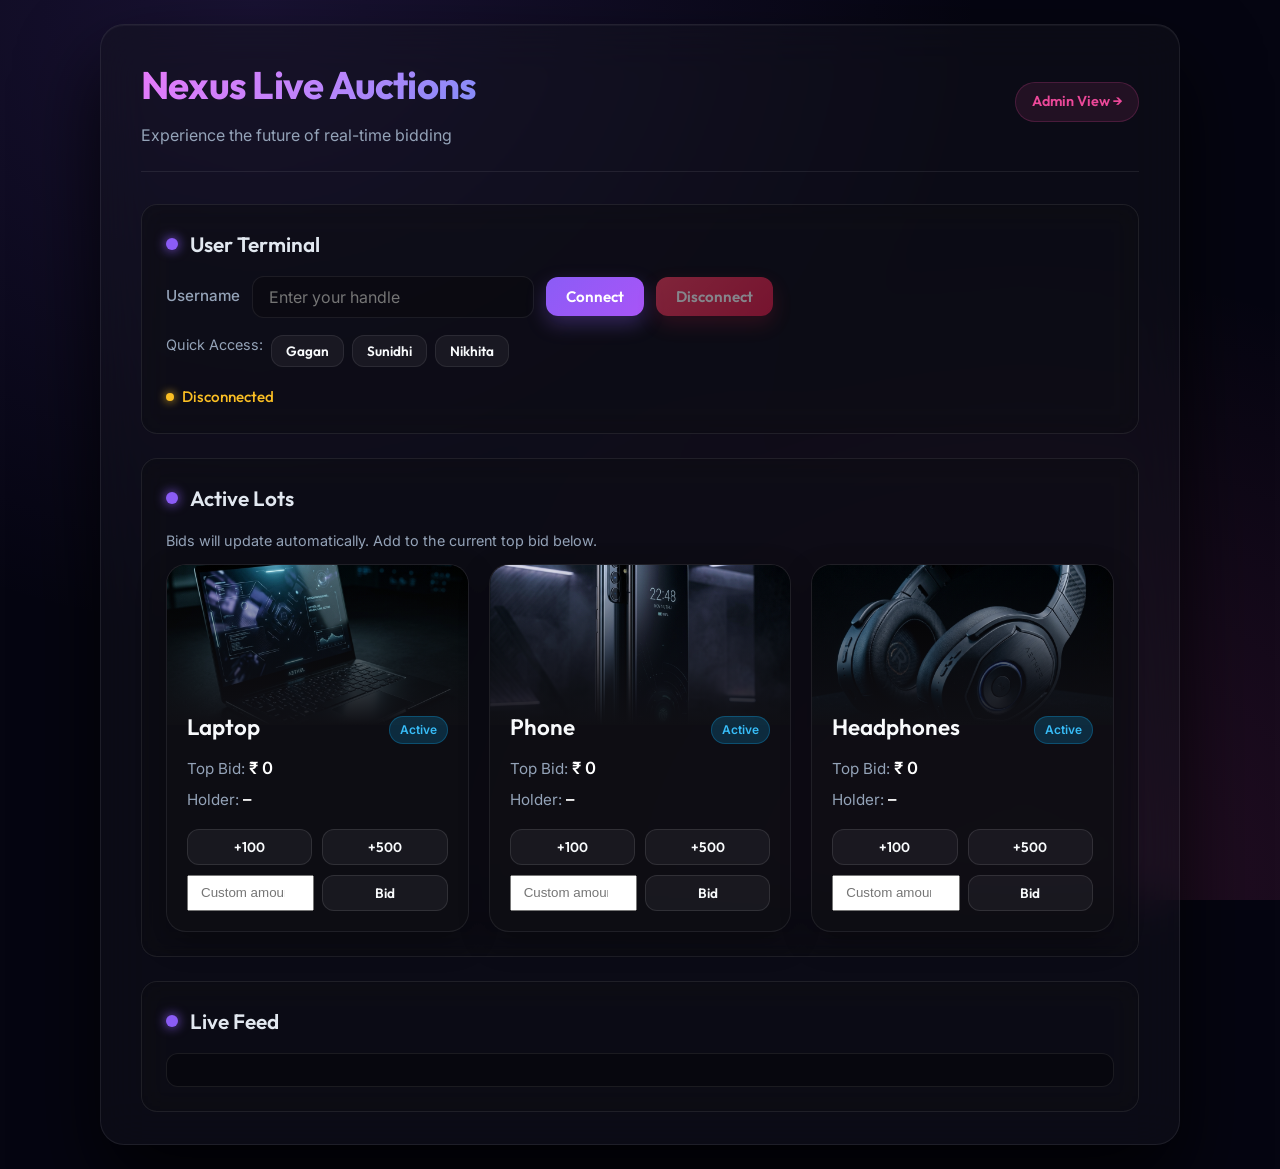
<file: static/index.html>
<!DOCTYPE html>
<html lang="en">
<head>
    <meta charset="UTF-8" />
    <meta name="viewport" content="width=device-width, initial-scale=1.0" />
    <title>Nexus Auctions | Live Bidding</title>
    <link rel="stylesheet" href="/static/style.css" />
    <style>
        .forfeit-btn {
            display: none;
            background: transparent;
            border: 1px solid #e05c5c;
            color: #e05c5c;
            padding: 6px 14px;
            border-radius: 6px;
            cursor: pointer;
            font-size: 0.82rem;
            margin-top: 8px;
            transition: background 0.2s, color 0.2s;
        }
        .forfeit-btn:hover {
            background: #e05c5c22;
        }
    </style>
</head>
<body>
    <div class="container">
        <header class="header">
            <div>
                <h1>Nexus Live Auctions</h1>
                <p class="subtitle">Experience the future of real-time bidding</p>
            </div>
            <a class="link" href="/admin">Admin View →</a>
        </header>

        <section class="panel" id="connection-panel">
            <h2>User Terminal</h2>
            <div class="connection-row">
                <label for="username">Username</label>
                <input id="username" type="text" placeholder="Enter your handle" autocomplete="off" />
                <button id="connectBtn">Connect</button>
                <button id="disconnectBtn" disabled>Disconnect</button>
            </div>
            <div class="quick-users-row">
                <span class="hint">Quick Access:</span>
                <button type="button" class="quick-username" data-name="Gagan">Gagan</button>
                <button type="button" class="quick-username" data-name="Sunidhi">Sunidhi</button>
                <button type="button" class="quick-username" data-name="Nikhita">Nikhita</button>
            </div>
            <p id="status" class="status status-disconnected">Disconnected</p>
        </section>

        <section class="panel" id="items-panel">
            <h2>Active Lots</h2>
            <p class="hint">Bids will update automatically. Add to the current top bid below.</p>
            <div class="cards-grid" id="itemCards">
                <!-- Laptop -->
                <div class="item-card" data-item="laptop">
                    <div class="item-image"></div>
                    <div class="item-content">
                        <div class="item-card-header">
                            <h3>Laptop</h3>
                            <span class="badge" data-item="laptop" data-role="status">Active</span>
                        </div>
                        <p class="item-line">Top Bid: <span data-item="laptop" data-role="bid">0</span></p>
                        <p class="item-line">Holder: <span data-item="laptop" data-role="bidder">–</span></p>
                        <div class="item-actions">
                            <button class="bid-button" data-item="laptop" data-increment="100">+100</button>
                            <button class="bid-button" data-item="laptop" data-increment="500">+500</button>
                        </div>
                        <div class="custom-bid">
                            <input type="number" class="custom-bid-input" data-item="laptop" placeholder="Custom amount">
                            <button class="bid-button custom-bid-btn" data-item="laptop">Bid</button>
                        </div>
                        <button class="forfeit-btn" data-item="laptop">Forfeit My Bid</button>
                    </div>
                </div>
                <!-- Phone -->
                <div class="item-card" data-item="phone">
                    <div class="item-image"></div>
                    <div class="item-content">
                        <div class="item-card-header">
                            <h3>Phone</h3>
                            <span class="badge" data-item="phone" data-role="status">Active</span>
                        </div>
                        <p class="item-line">Top Bid: <span data-item="phone" data-role="bid">0</span></p>
                        <p class="item-line">Holder: <span data-item="phone" data-role="bidder">–</span></p>
                        <div class="item-actions">
                            <button class="bid-button" data-item="phone" data-increment="100">+100</button>
                            <button class="bid-button" data-item="phone" data-increment="500">+500</button>
                        </div>
                        <div class="custom-bid">
                            <input type="number" class="custom-bid-input" data-item="phone" placeholder="Custom amount">
                            <button class="bid-button custom-bid-btn" data-item="phone">Bid</button>
                        </div>
                        <button class="forfeit-btn" data-item="phone">Forfeit My Bid</button>
                    </div>
                </div>
                <!-- Headphones -->
                <div class="item-card" data-item="headphones">
                    <div class="item-image"></div>
                    <div class="item-content">
                        <div class="item-card-header">
                            <h3>Headphones</h3>
                            <span class="badge" data-item="headphones" data-role="status">Active</span>
                        </div>
                        <p class="item-line">Top Bid: <span data-item="headphones" data-role="bid">0</span></p>
                        <p class="item-line">Holder: <span data-item="headphones" data-role="bidder">–</span></p>
                        <div class="item-actions">
                            <button class="bid-button" data-item="headphones" data-increment="100">+100</button>
                            <button class="bid-button" data-item="headphones" data-increment="500">+500</button>
                        </div>
                        <div class="custom-bid">
                            <input type="number" class="custom-bid-input" data-item="headphones" placeholder="Custom amount">
                            <button class="bid-button custom-bid-btn" data-item="headphones">Bid</button>
                        </div>
                        <button class="forfeit-btn" data-item="headphones">Forfeit My Bid</button>
                    </div>
                </div>
            </div>
        </section>

        <section class="panel" id="activity-panel">
            <h2>Live Feed</h2>
            <div id="messages" class="messages" aria-label="Messages from the server"></div>
        </section>
    </div>

    <script src="/static/script.js"></script>
</body>
</html>
</file>
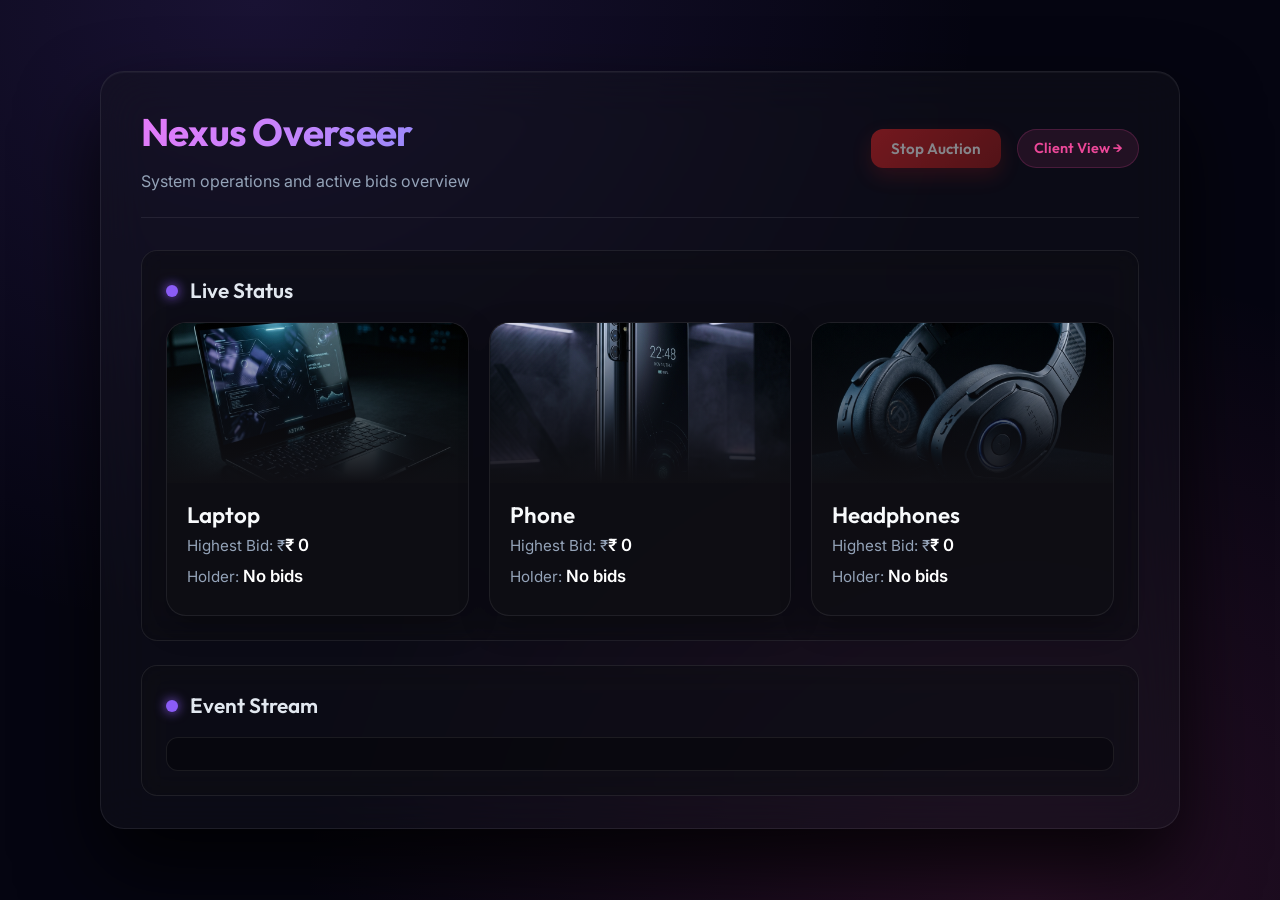
<file: static/admin.html>
<!DOCTYPE html>
<html lang="en">
<head>
    <meta charset="UTF-8" />
    <meta name="viewport" content="width=device-width, initial-scale=1.0" />
    <title>Nexus Admin | Control Panel</title>
    <link rel="stylesheet" href="/static/style.css" />
</head>
<body>
    <div class="container">
        <header class="header">
            <div>
                <h1>Nexus Overseer</h1>
                <p class="subtitle">System operations and active bids overview</p>
            </div>
            <div class="header-actions">
                <button id="stopAuctionBtn">Stop Auction</button>
                <a class="link" href="/">Client View →</a>
            </div>
        </header>

        <section class="panel" id="state-panel">
            <h2>Live Status</h2>
            <div class="cards-grid">
                <div class="item-card" data-item="laptop">
                    <div class="item-image"></div>
                    <div class="item-content">
                        <h3>Laptop</h3>
                        <p class="item-line">Highest Bid: ₹<span data-item="laptop" data-role="bid">0</span></p>
                        <p class="item-line">Holder: <span data-item="laptop" data-role="bidder">No bids</span></p>
                    </div>
                </div>
                <div class="item-card" data-item="phone">
                    <div class="item-image"></div>
                    <div class="item-content">
                        <h3>Phone</h3>
                        <p class="item-line">Highest Bid: ₹<span data-item="phone" data-role="bid">0</span></p>
                        <p class="item-line">Holder: <span data-item="phone" data-role="bidder">No bids</span></p>
                    </div>
                </div>
                <div class="item-card" data-item="headphones">
                    <div class="item-image"></div>
                    <div class="item-content">
                        <h3>Headphones</h3>
                        <p class="item-line">Highest Bid: ₹<span data-item="headphones" data-role="bid">0</span></p>
                        <p class="item-line">Holder: <span data-item="headphones" data-role="bidder">No bids</span></p>
                    </div>
                </div>
            </div>
        </section>

        <section class="panel" id="admin-logs-panel">
            <h2>Event Stream</h2>
            <div id="adminLogs" class="logs"></div>
        </section>
    </div>

    <script src="/static/admin.js"></script>
</body>
</html>
</file>
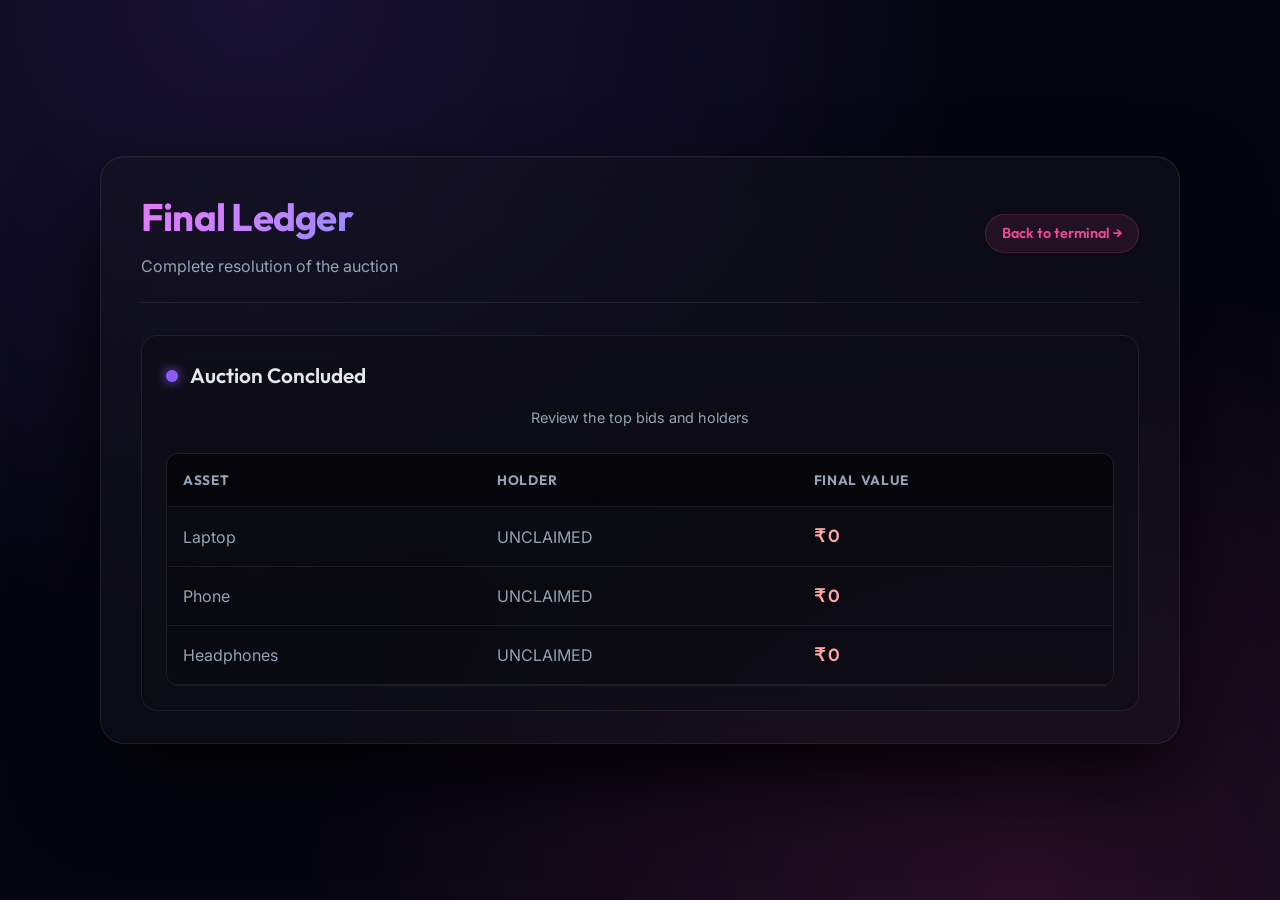
<file: static/results.html>
<!DOCTYPE html>
<html lang="en">
<head>
    <meta charset="UTF-8" />
    <meta name="viewport" content="width=device-width, initial-scale=1.0" />
    <title>Nexus – Auction Final Ledger</title>
    <link rel="stylesheet" href="/static/style.css" />
</head>
<body>
    <div class="container">
        <header class="header">
            <div>
                <h1>Final Ledger</h1>
                <p class="subtitle">Complete resolution of the auction</p>
            </div>
            <div class="header-actions">
                <a class="link" href="/">Back to terminal →</a>
            </div>
        </header>

        <section class="panel">
            <h2 class="results-heading">Auction Concluded</h2>
            <p class="results-subtitle">Review the top bids and holders</p>
            <div class="results-table-wrapper">
                <table class="results-table">
                    <thead>
                        <tr>
                            <th scope="col">Asset</th>
                            <th scope="col">Holder</th>
                            <th scope="col">Final Value</th>
                        </tr>
                    </thead>
                    <tbody id="resultsBody">
                        <!-- Filled by inline script using localStorage -->
                    </tbody>
                </table>
            </div>
        </section>
    </div>

    <script>
        (function () {
            const bodyEl = document.getElementById("resultsBody");
            if (!bodyEl) return;

            let stored = null;
            try {
                stored = JSON.parse(localStorage.getItem("auctionResults") || "null");
            } catch (e) {
                stored = null;
            }

            const itemsOrder = [
                { key: "laptop", label: "Laptop" },
                { key: "phone", label: "Phone" },
                { key: "headphones", label: "Headphones" },
            ];
            const defaultState = {
                laptop: { bidder: null, bid: 0 },
                phone: { bidder: null, bid: 0 },
                headphones: { bidder: null, bid: 0 },
            };

            const data = stored && typeof stored === "object" ? stored : defaultState;

            itemsOrder.forEach((entry) => {
                const info = data[entry.key] || { bidder: null, bid: 0 };
                const row = document.createElement("tr");

                let rowClass = "results-row-no-bids";
                let holderText = "UNCLAIMED";
                let bidHtml = `<span class="price-cell">0</span>`;

                if (info && info.bidder) {
                    rowClass = "results-row-has-bids";
                    holderText = info.bidder;
                    bidHtml = `<span class="price-cell">${info.bid || 0}</span>`;
                }

                row.className = rowClass;

                const itemCell = document.createElement("td");
                itemCell.textContent = entry.label;

                const holderCell = document.createElement("td");
                holderCell.textContent = holderText;
                if (info.bidder) {
                    holderCell.className = "winner-cell";
                }

                const bidCell = document.createElement("td");
                bidCell.innerHTML = bidHtml;

                row.appendChild(itemCell);
                row.appendChild(holderCell);
                row.appendChild(bidCell);
                bodyEl.appendChild(row);
            });
        })();
    </script>
</body>
</html>
</file>
<file: static/style.css>
@import url('https://fonts.googleapis.com/css2?family=Outfit:wght@300;400;500;600;700&family=Inter:wght@400;500;600&display=swap');

:root {
    --bg-color: #050511;
    --card-bg: rgba(20, 20, 30, 0.45);
    --card-border: rgba(255, 255, 255, 0.08);
    --primary: #8b5cf6;
    --primary-hover: #7c3aed;
    --secondary: #ec4899;
    --accent: #06b6d4;
    --text-main: #f8fafc;
    --text-muted: #94a3b8;
    --font-heading: 'Outfit', sans-serif;
    --font-body: 'Inter', sans-serif;
    --shadow-glow: 0 0 40px rgba(139, 92, 246, 0.15);
}

* {
    box-sizing: border-box;
    margin: 0;
    padding: 0;
}

body {
    background-color: var(--bg-color);
    background-image: 
        radial-gradient(ellipse at 20% 0%, rgba(139, 92, 246, 0.15) 0%, transparent 50%),
        radial-gradient(ellipse at 80% 100%, rgba(236, 72, 153, 0.15) 0%, transparent 50%);
    background-attachment: fixed;
    color: var(--text-main);
    font-family: var(--font-body);
    min-height: 100vh;
    display: flex;
    align-items: center;
    justify-content: center;
    padding: 24px;
    line-height: 1.5;
}

.container {
    width: 100%;
    max-width: 1080px;
    background: var(--card-bg);
    backdrop-filter: blur(24px);
    -webkit-backdrop-filter: blur(24px);
    border-radius: 24px;
    padding: 32px 40px;
    box-shadow: 0 40px 80px rgba(0, 0, 0, 0.8), inset 0 1px 1px rgba(255, 255, 255, 0.05);
    border: 1px solid var(--card-border);
    animation: fadeIn 0.8s ease-out;
}

@keyframes fadeIn {
    from { opacity: 0; transform: translateY(20px); }
    to { opacity: 1; transform: translateY(0); }
}

.header {
    margin-bottom: 32px;
    display: flex;
    justify-content: space-between;
    align-items: center;
    border-bottom: 1px solid var(--card-border);
    padding-bottom: 24px;
}

h1 {
    font-family: var(--font-heading);
    font-size: 2.4rem;
    font-weight: 700;
    background: linear-gradient(135deg, #e879f9, #c084fc, #818cf8);
    -webkit-background-clip: text;
    -webkit-text-fill-color: transparent;
    margin-bottom: 8px;
    letter-spacing: -0.02em;
}

.subtitle {
    font-size: 1rem;
    color: var(--text-muted);
}

.link {
    font-family: var(--font-heading);
    font-size: 0.9rem;
    font-weight: 600;
    color: var(--secondary);
    text-decoration: none;
    padding: 8px 16px;
    border-radius: 99px;
    background: rgba(236, 72, 153, 0.1);
    border: 1px solid rgba(236, 72, 153, 0.2);
    transition: all 0.3s ease;
}

.link:hover {
    background: rgba(236, 72, 153, 0.2);
    transform: translateY(-2px);
    box-shadow: 0 8px 20px rgba(236, 72, 153, 0.2);
}

.panel {
    margin-top: 24px;
    padding: 24px;
    border-radius: 16px;
    background: rgba(10, 10, 15, 0.4);
    border: 1px solid var(--card-border);
    backdrop-filter: blur(12px);
}

.panel h2 {
    font-family: var(--font-heading);
    font-size: 1.3rem;
    font-weight: 600;
    margin-bottom: 16px;
    color: #e2e8f0;
    display: flex;
    align-items: center;
    gap: 12px;
}

.panel h2::before {
    content: '';
    display: block;
    width: 12px;
    height: 12px;
    background: var(--primary);
    border-radius: 50%;
    box-shadow: 0 0 12px var(--primary);
}

.connection-row {
    display: flex;
    flex-wrap: wrap;
    gap: 12px;
    align-items: center;
    margin-bottom: 16px;
}

.quick-users-row {
    display: flex;
    flex-wrap: wrap;
    gap: 8px;
    align-items: center;
    margin-bottom: 16px;
}

.hint {
    font-size: 0.9rem;
    color: var(--text-muted);
    margin-bottom: 12px;
    display: block;
}

label {
    font-size: 0.95rem;
    font-weight: 500;
    color: var(--text-muted);
}

input[type="text"] {
    padding: 10px 16px;
    border-radius: 12px;
    border: 1px solid var(--card-border);
    background: rgba(0, 0, 0, 0.2);
    color: #fff;
    min-width: 220px;
    font-family: var(--font-body);
    font-size: 1rem;
    transition: all 0.3s;
}

input[type="text"]:focus {
    outline: none;
    border-color: var(--primary);
    box-shadow: 0 0 0 3px rgba(139, 92, 246, 0.2);
}

button {
    padding: 10px 20px;
    border-radius: 12px;
    border: none;
    background: linear-gradient(135deg, var(--primary), #a855f7);
    color: white;
    font-family: var(--font-heading);
    font-weight: 600;
    font-size: 0.95rem;
    cursor: pointer;
    transition: all 0.3s ease;
    box-shadow: 0 8px 20px rgba(139, 92, 246, 0.3);
}

button:hover:not(:disabled) {
    transform: translateY(-2px);
    box-shadow: 0 12px 28px rgba(139, 92, 246, 0.4);
}

button:active:not(:disabled) {
    transform: translateY(0);
}

button:disabled {
    opacity: 0.5;
    cursor: not-allowed;
    background: #334155;
    box-shadow: none;
    transform: none;
}

#disconnectBtn, #adminDisconnectBtn {
    background: linear-gradient(135deg, #f43f5e, #e11d48);
    box-shadow: 0 8px 20px rgba(225, 29, 72, 0.3);
}

#disconnectBtn:hover:not(:disabled), #adminDisconnectBtn:hover:not(:disabled) {
    box-shadow: 0 12px 28px rgba(225, 29, 72, 0.4);
}

#stopAuctionBtn {
    background: linear-gradient(135deg, #dc2626, #991b1b);
    box-shadow: 0 8px 20px rgba(220, 38, 38, 0.3);
}

#stopAuctionBtn:hover:not(:disabled) {
    box-shadow: 0 12px 28px rgba(220, 38, 38, 0.4);
}

.quick-users-row .quick-username {
    padding: 6px 14px;
    font-size: 0.85rem;
    background: rgba(255, 255, 255, 0.05);
    border: 1px solid var(--card-border);
    box-shadow: none;
    color: var(--text-main);
}
.quick-users-row .quick-username:hover:not(:disabled) {
    background: rgba(255, 255, 255, 0.1);
    box-shadow: 0 4px 12px rgba(0,0,0,0.2);
}

.status {
    font-family: var(--font-heading);
    font-size: 0.95rem;
    font-weight: 500;
    display: inline-flex;
    align-items: center;
    gap: 8px;
}

.status::before {
    content: '';
    display: block;
    width: 8px;
    height: 8px;
    border-radius: 50%;
}

.status-connected { color: #34d399; }
.status-connected::before { background: #34d399; box-shadow: 0 0 10px #34d399; }

.status-disconnected { color: #fbbf24; }
.status-disconnected::before { background: #fbbf24; box-shadow: 0 0 10px #fbbf24; }

.status-error { color: #f87171; }
.status-error::before { background: #f87171; box-shadow: 0 0 10px #f87171; }

.status-line { margin-bottom: 12px; font-size: 0.95rem; }
.status-line span { font-weight: 600; color: #fff; }

.cards-grid {
    display: grid;
    grid-template-columns: repeat(auto-fit, minmax(260px, 1fr));
    gap: 20px;
}

.item-card {
    background: rgba(15, 15, 20, 0.6);
    border-radius: 20px;
    border: 1px solid var(--card-border);
    padding: 0;
    display: flex;
    flex-direction: column;
    overflow: hidden;
    transition: all 0.3s ease;
    position: relative;
    box-shadow: 0 10px 30px rgba(0, 0, 0, 0.3);
}

.item-card:hover {
    transform: translateY(-4px);
    box-shadow: 0 20px 40px rgba(0, 0, 0, 0.5), 0 0 0 1px rgba(139, 92, 246, 0.3);
}

.item-card-leader {
    border-color: rgba(52, 211, 153, 0.4);
    box-shadow: 0 0 0 1px rgba(52, 211, 153, 0.2), 0 20px 40px rgba(0,0,0,0.4);
}

.item-image {
    width: 100%;
    height: 160px;
    background-size: cover;
    background-position: center;
    position: relative;
}
.item-card[data-item="laptop"] .item-image {
    background-image: url('/static/premium_laptop_1775923235390.png');
}
.item-card[data-item="phone"] .item-image {
    background-image: url('/static/premium_phone_1775923307537.png');
}
.item-card[data-item="headphones"] .item-image {
    background-image: url('/static/premium_headphones_1775923323053.png');
}

.item-image::after {
    content: '';
    position: absolute;
    inset: 0;
    background: linear-gradient(to top, rgba(15, 15, 20, 1), transparent);
}

.item-content {
    padding: 16px 20px 20px;
    position: relative;
    z-index: 1;
}

.item-card-header {
    display: flex;
    justify-content: space-between;
    align-items: flex-end;
    margin-bottom: 12px;
    margin-top: -30px;
}

.item-card h3 {
    font-family: var(--font-heading);
    font-size: 1.4rem;
    font-weight: 600;
}

.badge {
    font-size: 0.75rem;
    font-weight: 600;
    padding: 4px 10px;
    border-radius: 99px;
    background: rgba(14, 165, 233, 0.2);
    color: #38bdf8;
    border: 1px solid rgba(14, 165, 233, 0.3);
}

.badge-ended {
    background: rgba(71, 85, 105, 0.3);
    color: #94a3b8;
    border-color: rgba(71, 85, 105, 0.5);
}

.item-line {
    font-size: 0.95rem;
    margin-bottom: 6px;
    color: var(--text-muted);
}

.item-line span {
    font-weight: 600;
    color: #fff;
    font-size: 1.05rem;
}

.item-line span[data-role="bid"]::before {
    content: '₹ ';
}

.item-actions {
    margin-top: 16px;
    display: flex;
    gap: 10px;
}

.bid-button {
    flex: 1;
    background: rgba(255, 255, 255, 0.05);
    border: 1px solid rgba(255, 255, 255, 0.1);
    box-shadow: none;
    color: var(--text-main);
    padding: 8px 12px;
    font-size: 0.85rem;
}
.bid-button:hover:not(:disabled) {
    background: rgba(139, 92, 246, 0.2);
    border-color: rgba(139, 92, 246, 0.4);
    box-shadow: 0 4px 12px rgba(139, 92, 246, 0.2);
}

.messages, .logs {
    background: rgba(0, 0, 0, 0.3);
    border-radius: 12px;
    border: 1px solid var(--card-border);
    padding: 16px;
    font-family: 'JetBrains Mono', 'Fira Code', monospace;
    font-size: 0.9rem;
    max-height: 280px;
    overflow-y: auto;
    color: #bbf7d0;
}

.message-line, .log-line {
    margin-bottom: 6px;
    padding-bottom: 6px;
    border-bottom: 1px solid rgba(255, 255, 255, 0.03);
}
.message-line:last-child, .log-line:last-child {
    border-bottom: none;
    margin-bottom: 0;
}

/* Results page styling */
.results-heading {
    text-align: center;
    margin-bottom: 12px;
}

.results-subtitle {
    text-align: center;
    font-size: 0.9rem;
    color: var(--text-muted);
    margin-bottom: 24px;
}

.results-table-wrapper {
    overflow-x: auto;
    border-radius: 12px;
    border: 1px solid var(--card-border);
}

.results-table {
    width: 100%;
    border-collapse: collapse;
    background: rgba(0, 0, 0, 0.2);
}

.results-table th, .results-table td {
    padding: 16px;
    text-align: left;
    border-bottom: 1px solid var(--card-border);
}

.results-table th {
    font-family: var(--font-heading);
    font-size: 0.85rem;
    text-transform: uppercase;
    letter-spacing: 0.05em;
    color: var(--text-muted);
    background: rgba(0, 0, 0, 0.4);
}

.results-table tr:hover {
    background: rgba(255, 255, 255, 0.02);
}

.results-row-has-bids td {
    color: var(--text-main);
}

.results-row-no-bids td {
    color: var(--text-muted);
}

.winner-cell {
    font-weight: 600;
    color: #34d399;
}

.price-cell {
    font-family: var(--font-heading);
    font-weight: 600;
    color: #fca5a5;
    font-size: 1.1rem;
}
.price-cell::before {
    content: '₹ ';
}

::-webkit-scrollbar {
    width: 8px;
    height: 8px;
}
::-webkit-scrollbar-track {
    background: rgba(255, 255, 255, 0.02);
    border-radius: 4px;
}
::-webkit-scrollbar-thumb {
    background: rgba(255, 255, 255, 0.1);
    border-radius: 4px;
}
::-webkit-scrollbar-thumb:hover {
    background: rgba(255, 255, 255, 0.2);
}

.header-actions {
    display: flex;
    gap: 16px;
    align-items: center;
}

@media (max-width: 768px) {
    .container {
        padding: 24px;
        border-radius: 16px;
    }
    .header {
        flex-direction: column;
        align-items: flex-start;
        gap: 16px;
    }
    .header-actions {
        width: 100%;
        justify-content: space-between;
    }
    input[type="text"] {
        width: 100%;
    }
    .connection-row button {
        flex: 1;
    }
}

.custom-bid {
    margin-top: 10px;
    display: flex;
    gap: 8px;
}
.custom-bid-input {
    flex: 1;
    min-width: 0;
    padding: 8px 12px;
}
</file>
